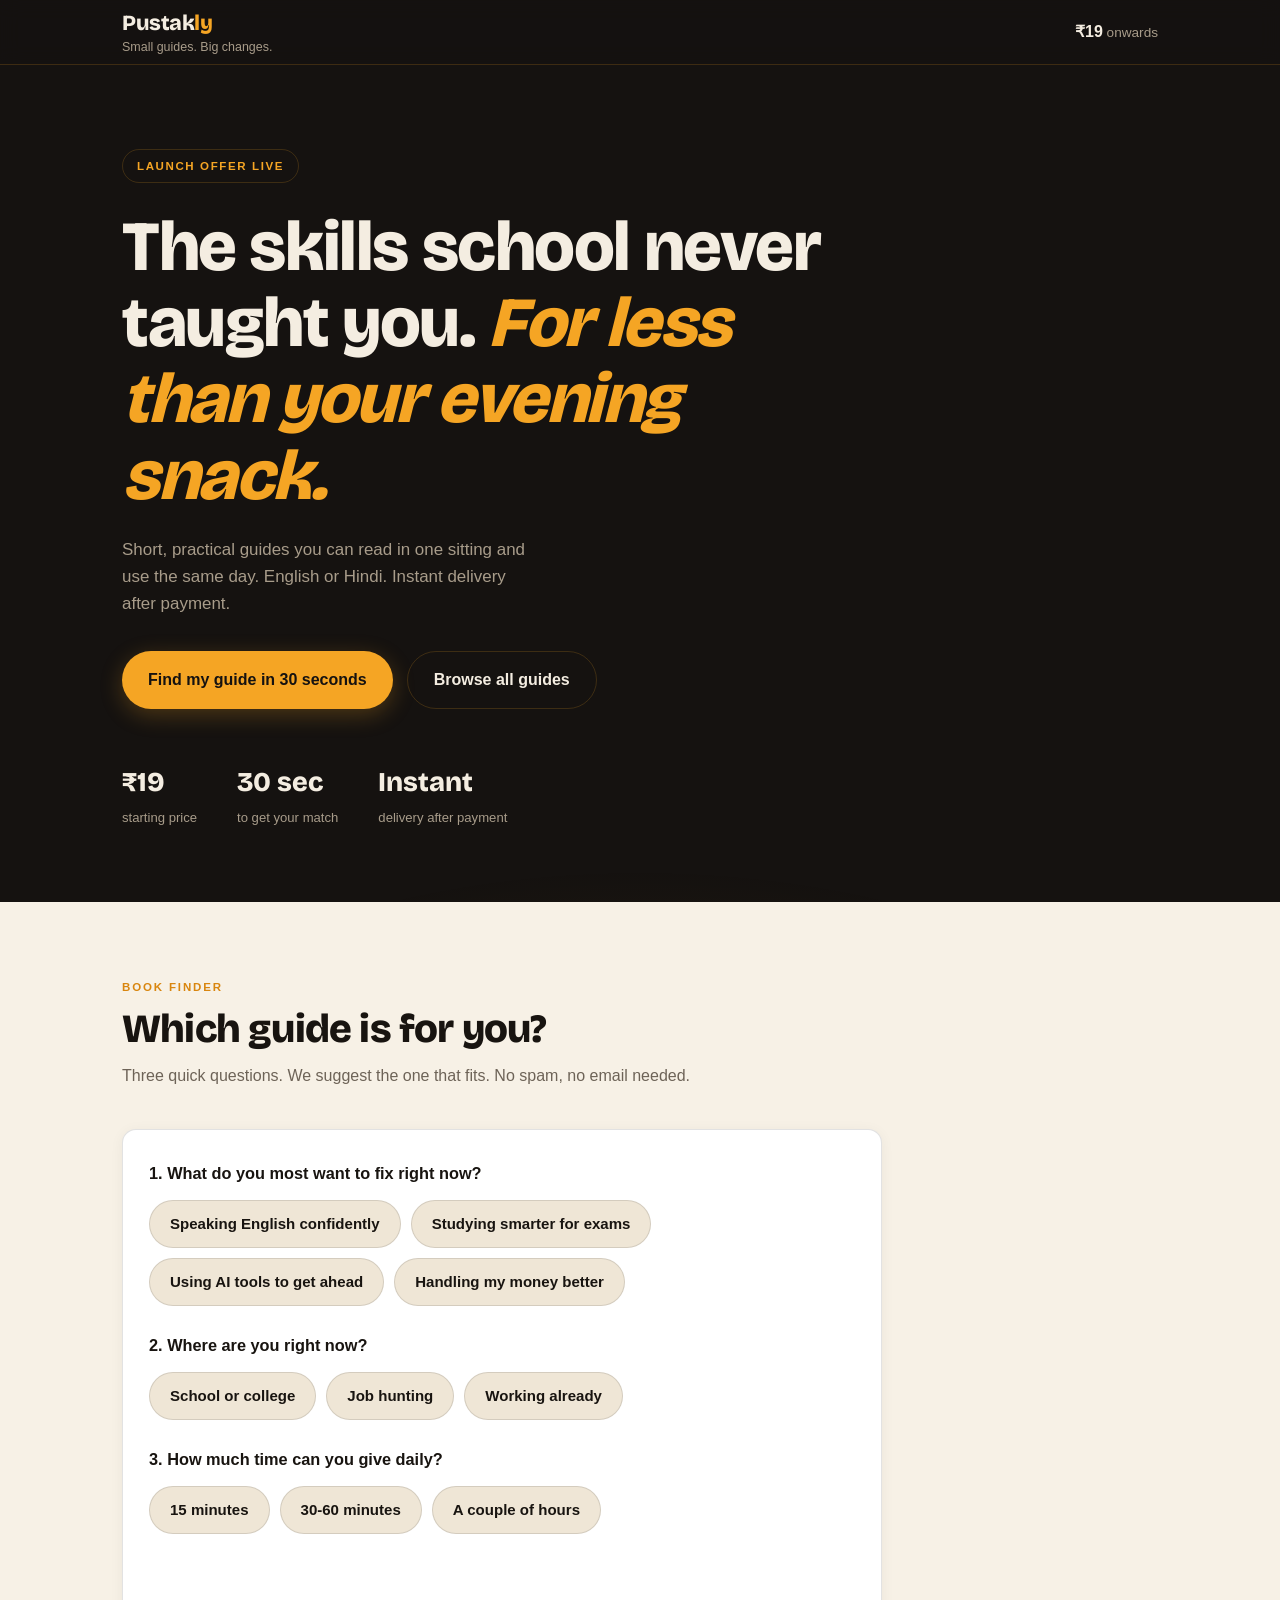
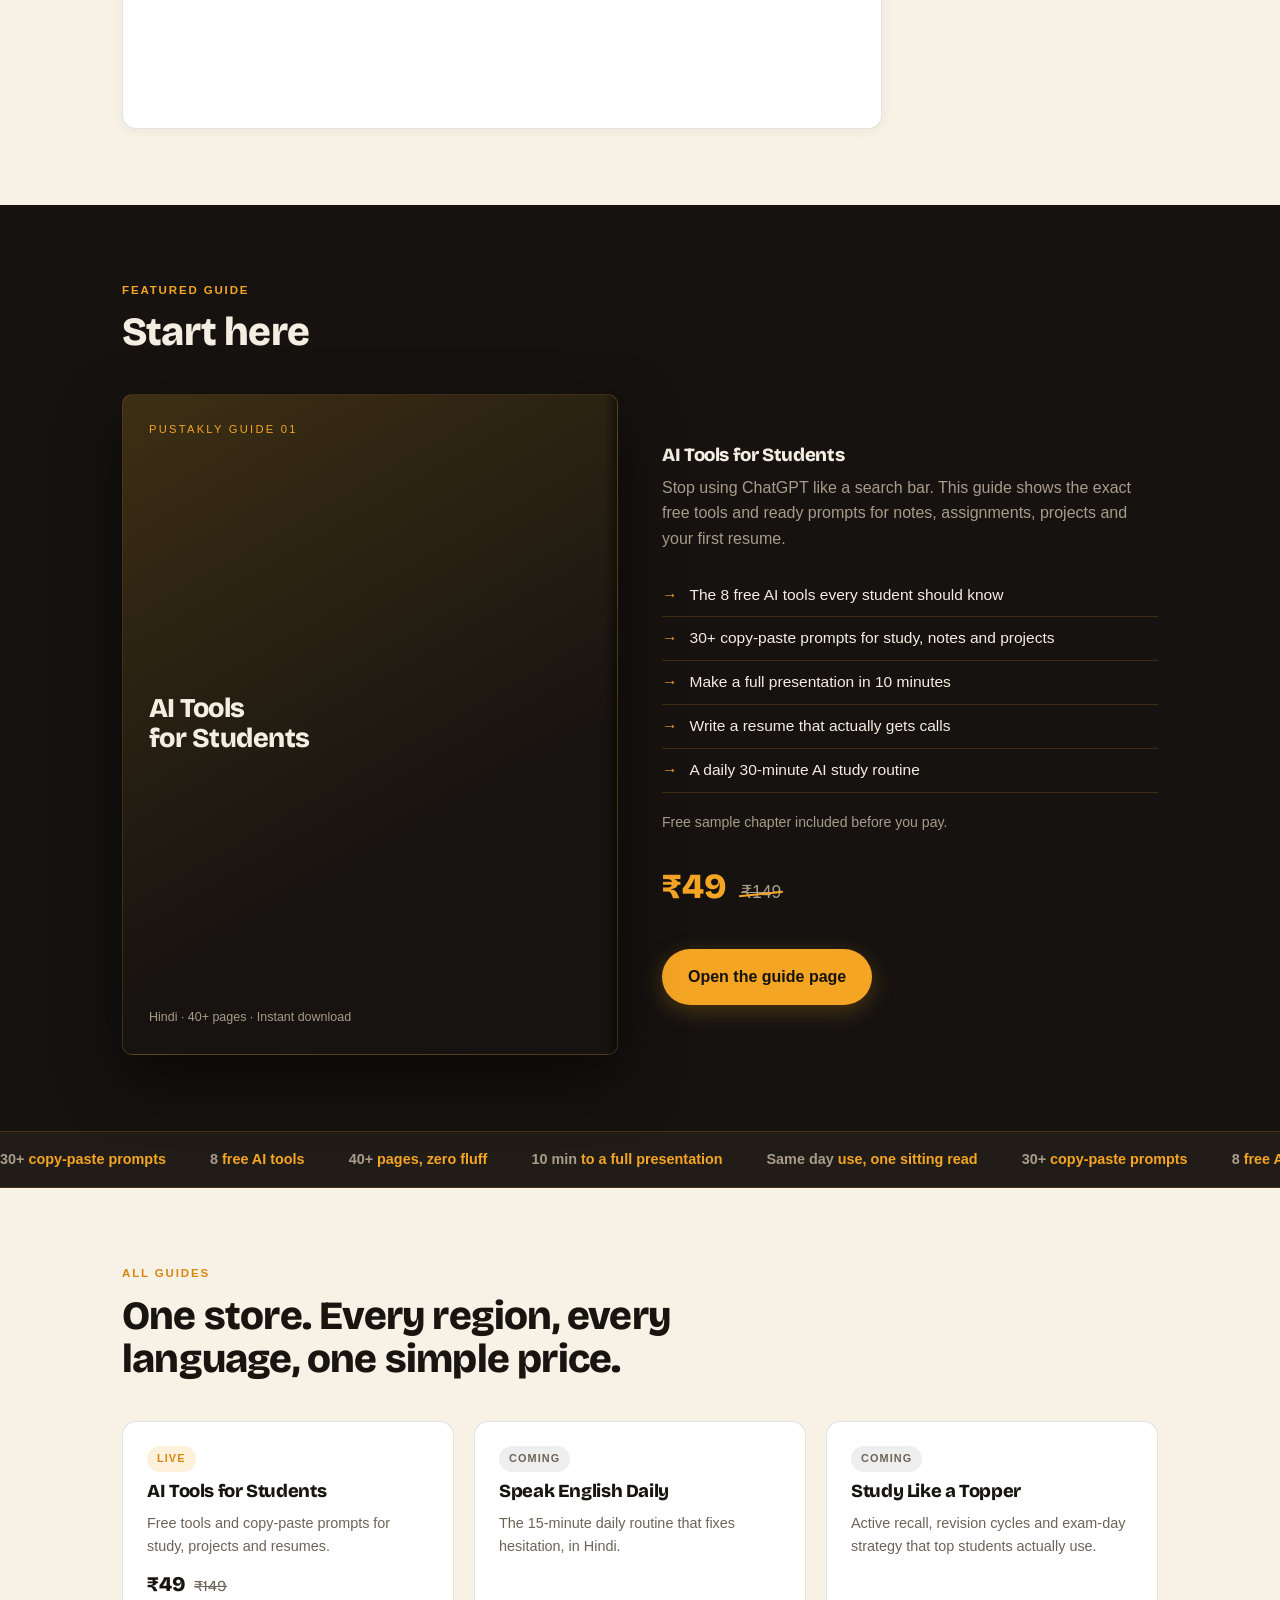
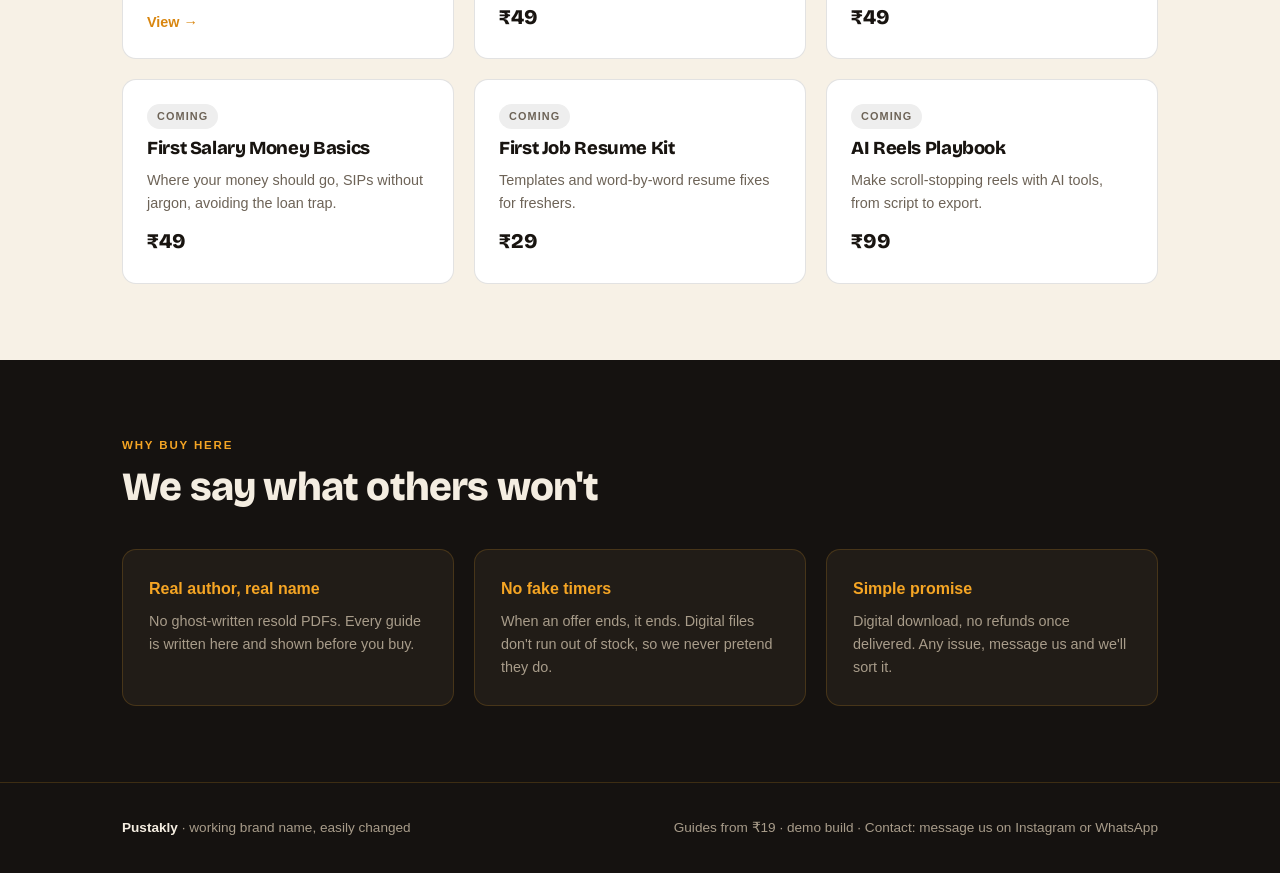
<file: index.html>
<!DOCTYPE html>
<html lang="en">
<head>
<meta charset="UTF-8">
<meta name="viewport" content="width=device-width, initial-scale=1.0">
<title>Pustakly — Small guides, big changes</title>
<meta name="description" content="Short, practical guides you can read in one sitting and use the same day. English or Hindi. Instant delivery. Guides from ₹19.">
<link rel="icon" href="assets/favicon.svg" type="image/svg+xml">
<link rel="preconnect" href="https://fonts.googleapis.com">
<link rel="preconnect" href="https://fonts.gstatic.com" crossorigin>
<link href="https://fonts.googleapis.com/css2?family=Bricolage+Grotesque:opsz,wght@12..96,400;12..96,700;12..96,800&display=swap" rel="stylesheet">
<link rel="stylesheet" href="css/style.css">
</head>
<body>

<header class="site-head">
  <div class="wrap">
    <div>
      <div class="logo">Pustak<em>ly</em></div>
      <div class="head-tag">Small guides. Big changes.</div>
    </div>
    <div class="head-right"><b>₹19</b> onwards</div>
  </div>
</header>

<main>

<section class="hero">
  <div class="wrap">
    <span class="chip">Launch offer live</span>
    <h1 class="kinetic">The skills school never taught you. *For less than your evening snack.*</h1>
    <p class="sub">Short, practical guides you can read in one sitting and use the same day. English or Hindi. Instant delivery after payment.</p>
    <div class="cta-row">
      <a class="btn btn-primary" href="#quiz">Find my guide in 30 seconds</a>
      <a class="btn btn-ghost" href="#books">Browse all guides</a>
    </div>
    <div class="stats">
      <div><b data-count="19" data-prefix="₹">₹19</b><span>starting price</span></div>
      <div><b>30 sec</b><span>to get your match</span></div>
      <div><b>Instant</b><span>delivery after payment</span></div>
    </div>
  </div>
</section>

<section class="sec cream" id="quiz">
  <div class="wrap">
    <div class="sec-head reveal">
      <span class="kick">Book finder</span>
      <h2>Which guide is for you?</h2>
      <p>Three quick questions. We suggest the one that fits. No spam, no email needed.</p>
    </div>
    <div class="quiz-card reveal">
      <p class="q">1. What do you most want to fix right now?</p>
      <div class="opts" data-q="q1">
        <button data-v="speaking">Speaking English confidently</button>
        <button data-v="studying">Studying smarter for exams</button>
        <button data-v="ai">Using AI tools to get ahead</button>
        <button data-v="money">Handling my money better</button>
      </div>
      <p class="q">2. Where are you right now?</p>
      <div class="opts" data-q="q2">
        <button data-v="School or college">School or college</button>
        <button data-v="Job hunting">Job hunting</button>
        <button data-v="Working already">Working already</button>
      </div>
      <p class="q">3. How much time can you give daily?</p>
      <div class="opts" data-q="q3">
        <button data-v="15 minutes">15 minutes</button>
        <button data-v="30-60 minutes">30-60 minutes</button>
        <button data-v="A couple of hours">A couple of hours</button>
      </div>
      <div class="match-card" role="status">
        <span class="m-label">Your match</span>
        <h3 class="m-name"></h3>
        <span class="m-status" style="font-size:.88rem;color:#f4ede1"></span>
        <p class="m-ctx"></p>
        <a class="btn btn-primary" href="#books">See the guide</a>
      </div>
    </div>
  </div>
</section>

<section class="sec">
  <div class="wrap">
    <div class="sec-head reveal">
      <span class="kick">Featured guide</span>
      <h2>Start here</h2>
    </div>
    <div class="feat">
      <div class="book-visual reveal">
        <span class="bv-tag">Pustakly guide 01</span>
        <h3>AI Tools<br>for Students</h3>
        <span class="bv-meta">Hindi · 40+ pages · Instant download</span>
      </div>
      <div class="feat-copy price-strike reveal">
        <h3>AI Tools for Students</h3>
        <p style="margin-top:10px;color:var(--muted-light)">Stop using ChatGPT like a search bar. This guide shows the exact free tools and ready prompts for notes, assignments, projects and your first resume.</p>
        <ul>
          <li>The 8 free AI tools every student should know</li>
          <li>30+ copy-paste prompts for study, notes and projects</li>
          <li>Make a full presentation in 10 minutes</li>
          <li>Write a resume that actually gets calls</li>
          <li>A daily 30-minute AI study routine</li>
        </ul>
        <p style="margin-top:18px;font-size:.88rem;color:var(--muted-light)">Free sample chapter included before you pay.</p>
        <div class="price-row">
          <span class="now">₹49</span>
          <span class="was strike"><s>₹149</s></span>
        </div>
        <div class="cta-row">
          <a class="btn btn-primary" href="guide-ai-tools.html">Open the guide page</a>
        </div>
      </div>
    </div>
  </div>
</section>

<div class="strip" aria-hidden="true">
  <div class="strip-track">
    <span>30+ <b>copy-paste prompts</b></span><span>8 <b>free AI tools</b></span><span>40+ <b>pages, zero fluff</b></span><span>10 min <b>to a full presentation</b></span><span>Same day <b>use, one sitting read</b></span>
    <span>30+ <b>copy-paste prompts</b></span><span>8 <b>free AI tools</b></span><span>40+ <b>pages, zero fluff</b></span><span>10 min <b>to a full presentation</b></span><span>Same day <b>use, one sitting read</b></span>
  </div>
</div>

<section class="sec cream" id="books">
  <div class="wrap">
    <div class="sec-head reveal">
      <span class="kick">All guides</span>
      <h2>One store. Every region, every language, one simple price.</h2>
    </div>
    <div class="grid stagger">
      <article class="g-card">
        <span class="badge live">Live</span>
        <h3>AI Tools for Students</h3>
        <p>Free tools and copy-paste prompts for study, projects and resumes.</p>
        <div class="price">₹49<s>₹149</s></div>
        <a class="view" href="guide-ai-tools.html">View →</a>
      </article>
      <article class="g-card">
        <span class="badge soon">Coming</span>
        <h3>Speak English Daily</h3>
        <p>The 15-minute daily routine that fixes hesitation, in Hindi.</p>
        <div class="price">₹49</div>
      </article>
      <article class="g-card">
        <span class="badge soon">Coming</span>
        <h3>Study Like a Topper</h3>
        <p>Active recall, revision cycles and exam-day strategy that top students actually use.</p>
        <div class="price">₹49</div>
      </article>
      <article class="g-card">
        <span class="badge soon">Coming</span>
        <h3>First Salary Money Basics</h3>
        <p>Where your money should go, SIPs without jargon, avoiding the loan trap.</p>
        <div class="price">₹49</div>
      </article>
      <article class="g-card">
        <span class="badge soon">Coming</span>
        <h3>First Job Resume Kit</h3>
        <p>Templates and word-by-word resume fixes for freshers.</p>
        <div class="price">₹29</div>
      </article>
      <article class="g-card">
        <span class="badge soon">Coming</span>
        <h3>AI Reels Playbook</h3>
        <p>Make scroll-stopping reels with AI tools, from script to export.</p>
        <div class="price">₹99</div>
      </article>
    </div>
  </div>
</section>

<section class="sec">
  <div class="wrap">
    <div class="sec-head reveal">
      <span class="kick">Why buy here</span>
      <h2>We say what others won't</h2>
    </div>
    <div class="trust-grid stagger">
      <div class="t-card"><b>Real author, real name</b><p>No ghost-written resold PDFs. Every guide is written here and shown before you buy.</p></div>
      <div class="t-card"><b>No fake timers</b><p>When an offer ends, it ends. Digital files don't run out of stock, so we never pretend they do.</p></div>
      <div class="t-card"><b>Simple promise</b><p>Digital download, no refunds once delivered. Any issue, message us and we'll sort it.</p></div>
    </div>
  </div>
</section>

</main>

<footer>
  <div class="wrap">
    <div><b style="color:var(--text-light)">Pustakly</b> · working brand name, easily changed</div>
    <div>Guides from ₹19 · demo build · Contact: message us on Instagram or WhatsApp</div>
  </div>
</footer>

<div class="buy-bar">
  <div class="bb-price">₹49<s>₹149</s></div>
  <a class="btn btn-primary" href="guide-ai-tools.html">Get the guide</a>
</div>

<script src="js/main.js"></script>
</body>
</html>
</file>
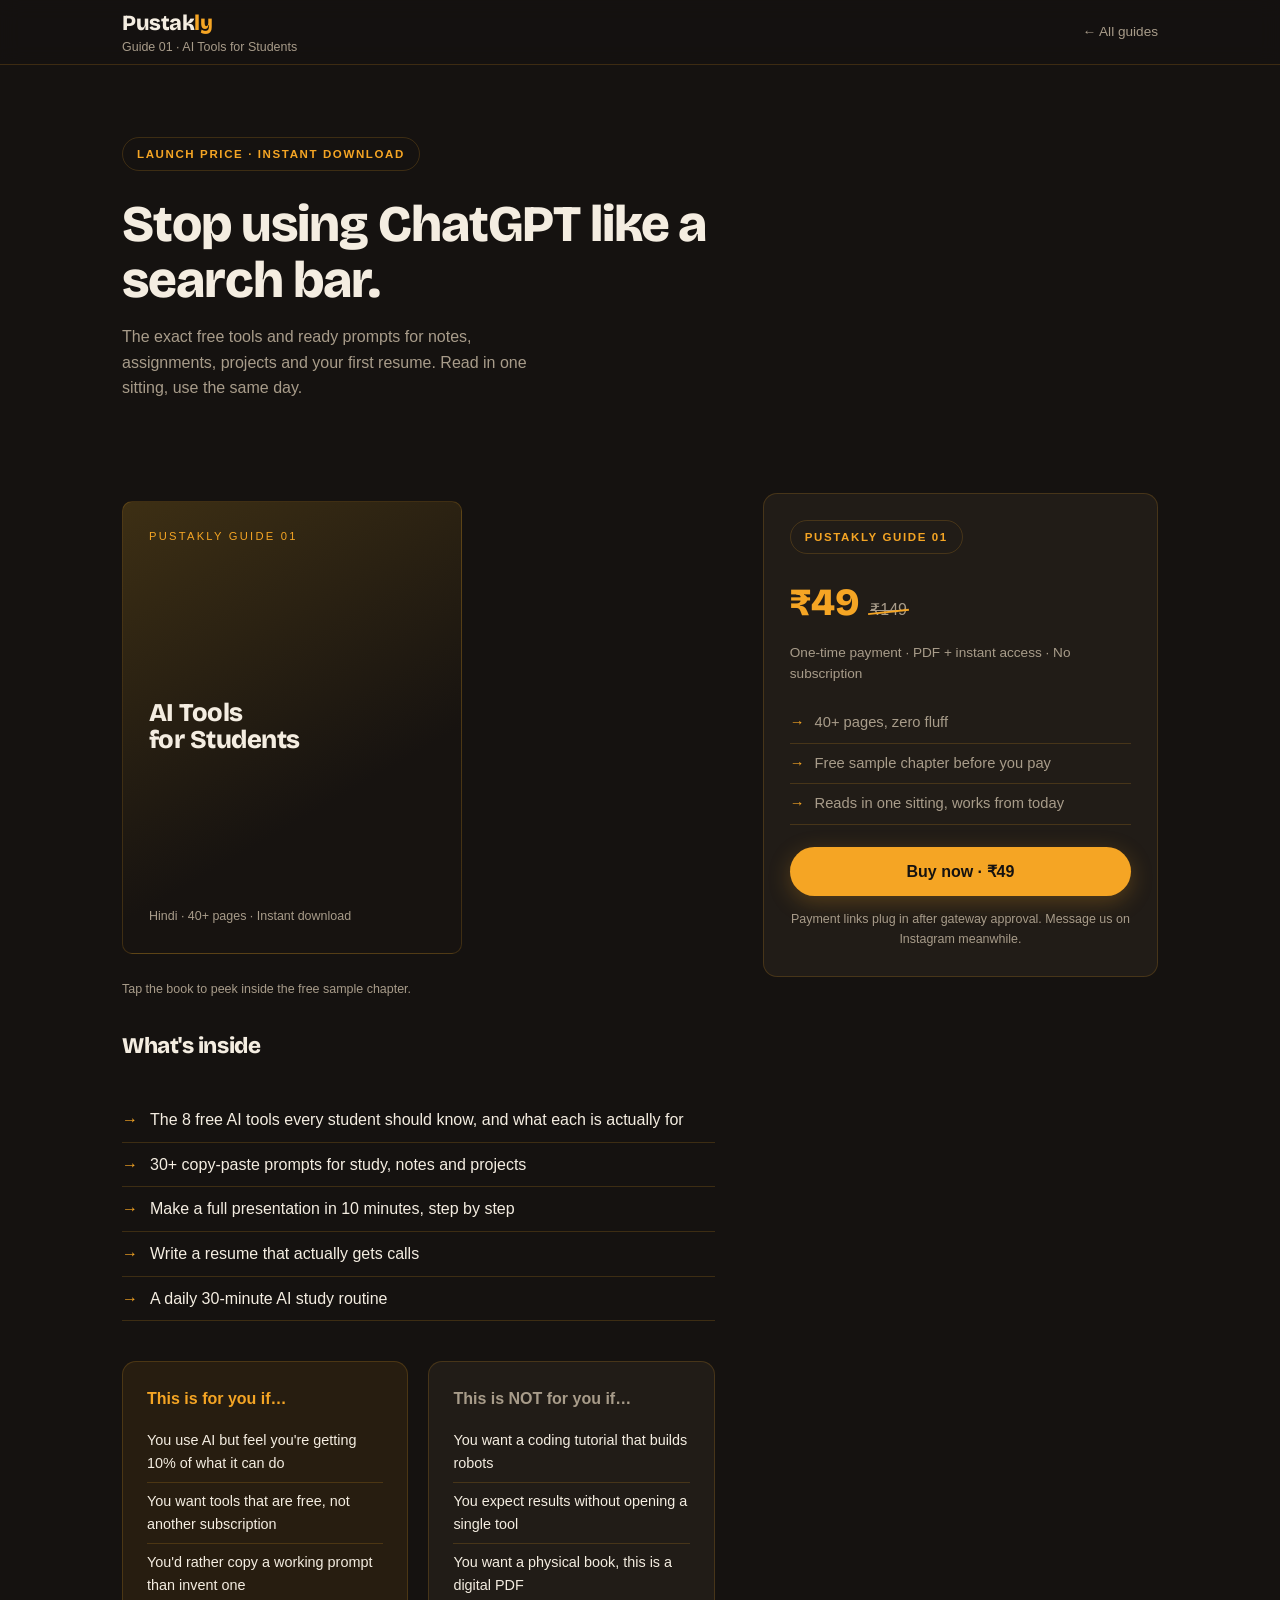
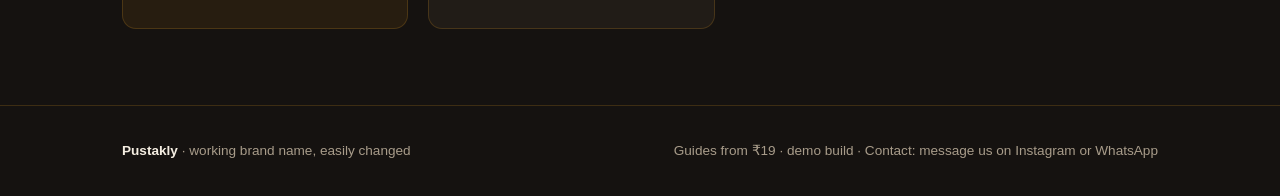
<file: guide-ai-tools.html>
<!DOCTYPE html>
<html lang="en">
<head>
<meta charset="UTF-8">
<meta name="viewport" content="width=device-width, initial-scale=1.0">
<title>AI Tools for Students — Pustakly guide 01</title>
<meta name="description" content="Stop using ChatGPT like a search bar. The exact free tools and ready prompts for notes, assignments, projects and your first resume. ₹49 launch price, instant download.">
<link rel="icon" href="assets/favicon.svg" type="image/svg+xml">
<link rel="preconnect" href="https://fonts.googleapis.com">
<link rel="preconnect" href="https://fonts.gstatic.com" crossorigin>
<link href="https://fonts.googleapis.com/css2?family=Bricolage+Grotesque:opsz,wght@12..96,400;12..96,700;12..96,800&display=swap" rel="stylesheet">
<link rel="stylesheet" href="css/style.css">
<style>
.p-head{padding:72px 0 8px}
.p-head h1{font-size:clamp(2rem,6vw,3.2rem);max-width:20ch}
.p-head .sub{margin-top:16px;color:var(--muted-light);max-width:46ch}
.p-grid{display:grid;grid-template-columns:1.2fr .8fr;gap:48px;margin-top:44px;align-items:start}
.p-panel{border:1px solid var(--line-dark);border-radius:var(--radius);padding:26px;background:var(--ink-2);position:sticky;top:88px}
.p-panel .price-now{font-family:var(--font-display);font-size:2.4rem;font-weight:800;color:var(--amber)}
.p-panel .price-was{color:var(--muted-light);position:relative;display:inline-block;margin-left:6px}
.p-panel ul{list-style:none;margin:18px 0 22px}
.p-panel li{padding:8px 0;border-bottom:1px solid var(--line-dark);font-size:.92rem;color:var(--muted-light);display:flex;gap:10px}
.p-panel li::before{content:"→";color:var(--amber);font-weight:700}
.flip-wrap{perspective:1200px;margin:8px 0 26px;max-width:340px;cursor:pointer}
.flip-inner{position:relative;aspect-ratio:3/4;transform-style:preserve-3d;transition:transform .7s var(--ease)}
.flip-wrap.flipped .flip-inner{transform:rotateY(180deg)}
.flip-face{position:absolute;inset:0;backface-visibility:hidden;border-radius:10px;border:1px solid var(--line-dark);padding:26px;display:flex;flex-direction:column;justify-content:space-between;background:linear-gradient(150deg,#3d2f14,#171310 65%)}
.flip-face.back{transform:rotateY(180deg);background:var(--paper);color:var(--text-dark)}
.flip-face .fv-tag{font-size:.7rem;letter-spacing:.2em;text-transform:uppercase;color:var(--amber)}
.flip-face h3{font-size:1.6rem}
.flip-face p{font-size:.86rem;color:var(--muted-dark)}
.flip-face.back .fv-tag{color:var(--amber-deep)}
.flip-hint{font-size:.78rem;color:var(--muted-light);margin-top:10px}
.fit-grid{display:grid;grid-template-columns:1fr 1fr;gap:20px;margin-top:10px}
.fit{border-radius:var(--radius);padding:24px;border:1px solid var(--line-dark)}
.fit.yes{background:rgba(245,165,36,.08)}
.fit.no{background:var(--ink-2)}
.fit b{display:block;margin-bottom:10px;font-size:1rem}
.fit.yes b{color:var(--amber)}
.fit.no b{color:var(--muted-light)}
.fit ul{list-style:none}
.fit li{padding:7px 0;font-size:.9rem;border-bottom:1px solid var(--line-dark)}
.fit li:last-child{border:none}
@media(max-width:900px){.p-grid{grid-template-columns:1fr}.p-panel{position:static}}
</style>
</head>
<body>

<header class="site-head">
  <div class="wrap">
    <div>
      <a class="logo" href="index.html">Pustak<em>ly</em></a>
      <div class="head-tag">Guide 01 · AI Tools for Students</div>
    </div>
    <div class="head-right"><a href="index.html#books">← All guides</a></div>
  </div>
</header>

<main>
<section class="p-head">
  <div class="wrap">
    <span class="chip">Launch price · instant download</span>
    <h1 class="kinetic">Stop using ChatGPT like a search bar.</h1>
    <p class="sub">The exact free tools and ready prompts for notes, assignments, projects and your first resume. Read in one sitting, use the same day.</p>
  </div>
</section>

<section class="sec" style="padding-top:40px">
  <div class="wrap">
    <div class="p-grid">
      <div class="reveal">
        <div class="flip-wrap" id="flip" tabindex="0" role="button" aria-label="Flip to preview the sample chapter">
          <div class="flip-inner">
            <div class="flip-face front">
              <span class="fv-tag">Pustakly guide 01</span>
              <h3>AI Tools<br>for Students</h3>
              <span style="font-size:.78rem;color:var(--muted-light)">Hindi · 40+ pages · Instant download</span>
            </div>
            <div class="flip-face back">
              <span class="fv-tag">Free sample chapter</span>
              <div>
                <h3 style="font-size:1.2rem;margin-bottom:10px">Chapter 2: The 8 free tools</h3>
                <p>Why the paid AI subscriptions students are sold mostly duplicate free tools, and the exact 8 to set up tonight, with what each one is actually for.</p>
              </div>
              <span style="font-size:.72rem;color:var(--muted-dark)">Tap to flip back</span>
            </div>
          </div>
        </div>
        <p class="flip-hint">Tap the book to peek inside the free sample chapter.</p>

        <div class="sec-head" style="margin-top:34px">
          <h3 style="font-size:1.4rem">What's inside</h3>
        </div>
        <ul style="list-style:none;margin-top:16px">
          <li style="padding:9px 0;border-bottom:1px solid var(--line-dark);display:flex;gap:12px"><span style="color:var(--amber);font-weight:700">→</span>The 8 free AI tools every student should know, and what each is actually for</li>
          <li style="padding:9px 0;border-bottom:1px solid var(--line-dark);display:flex;gap:12px"><span style="color:var(--amber);font-weight:700">→</span>30+ copy-paste prompts for study, notes and projects</li>
          <li style="padding:9px 0;border-bottom:1px solid var(--line-dark);display:flex;gap:12px"><span style="color:var(--amber);font-weight:700">→</span>Make a full presentation in 10 minutes, step by step</li>
          <li style="padding:9px 0;border-bottom:1px solid var(--line-dark);display:flex;gap:12px"><span style="color:var(--amber);font-weight:700">→</span>Write a resume that actually gets calls</li>
          <li style="padding:9px 0;border-bottom:1px solid var(--line-dark);display:flex;gap:12px"><span style="color:var(--amber);font-weight:700">→</span>A daily 30-minute AI study routine</li>
        </ul>

        <div class="fit-grid" style="margin-top:40px">
          <div class="fit yes">
            <b>This is for you if…</b>
            <ul>
              <li>You use AI but feel you're getting 10% of what it can do</li>
              <li>You want tools that are free, not another subscription</li>
              <li>You'd rather copy a working prompt than invent one</li>
            </ul>
          </div>
          <div class="fit no">
            <b>This is NOT for you if…</b>
            <ul>
              <li>You want a coding tutorial that builds robots</li>
              <li>You expect results without opening a single tool</li>
              <li>You want a physical book, this is a digital PDF</li>
            </ul>
          </div>
        </div>
      </div>

      <aside class="p-panel price-strike">
        <span class="chip" style="margin-bottom:18px">Pustakly guide 01</span>
        <div>
          <span class="price-now">₹49</span>
          <span class="price-was strike"><s>₹149</s></span>
        </div>
        <p style="font-size:.85rem;color:var(--muted-light);margin-top:8px">One-time payment · PDF + instant access · No subscription</p>
        <ul>
          <li>40+ pages, zero fluff</li>
          <li>Free sample chapter before you pay</li>
          <li>Reads in one sitting, works from today</li>
        </ul>
        <button class="btn btn-primary" style="width:100%;justify-content:center" data-buy>Buy now · ₹49</button>
        <p style="font-size:.78rem;color:var(--muted-light);margin-top:14px;text-align:center">Payment links plug in after gateway approval. Message us on Instagram meanwhile.</p>
      </aside>
    </div>
  </div>
</section>
</main>

<footer>
  <div class="wrap">
    <div><b style="color:var(--text-light)">Pustakly</b> · working brand name, easily changed</div>
    <div>Guides from ₹19 · demo build · Contact: message us on Instagram or WhatsApp</div>
  </div>
</footer>

<div class="buy-bar">
  <div class="bb-price">₹49<s>₹149</s></div>
  <button class="btn btn-primary" data-buy>Get the guide</button>
</div>

<script src="js/main.js"></script>
<script>
(function () {
  var flip = document.getElementById('flip');
  if (flip) {
    flip.addEventListener('click', function () { flip.classList.toggle('flipped'); });
    flip.addEventListener('keydown', function (e) {
      if (e.key === 'Enter' || e.key === ' ') { e.preventDefault(); flip.classList.toggle('flipped'); }
    });
  }
  document.querySelectorAll('[data-buy]').forEach(function (b) {
    b.addEventListener('click', function () {
      var old = b.textContent;
      b.textContent = 'Gateway coming soon ✓';
      setTimeout(function () { b.textContent = old; }, 1600);
    });
  });
})();
</script>
</body>
</html>
</file>
<file: css/style.css>
/* Pustakly production stylesheet
   Design system: warm near-black + cream paper + one amber accent.
   Display face: Bricolage Grotesque. Body: system stack (fast, no slop). */

:root{
  --ink:#151210;
  --ink-2:#211c17;
  --paper:#f7f1e6;
  --paper-2:#efe6d6;
  --amber:#f5a524;
  --amber-deep:#d9860f;
  --text-dark:#181410;
  --text-light:#f4ede1;
  --muted-dark:#6d6357;
  --muted-light:#a89c8a;
  --line-dark:rgba(245,165,36,.18);
  --line-light:rgba(21,18,16,.12);
  --radius:14px;
  --maxw:1080px;
  --font-display:'Bricolage Grotesque',Georgia,serif;
  --ease:cubic-bezier(.22,.61,.36,1);
}

*{margin:0;padding:0;box-sizing:border-box}
html{scroll-behavior:smooth}
@media (prefers-reduced-motion:reduce){
  html{scroll-behavior:auto}
  *,*::before,*::after{animation-duration:.01ms!important;animation-iteration-count:1!important;transition-duration:.01ms!important}
}

body{
  font-family:-apple-system,BlinkMacSystemFont,'Segoe UI',Roboto,'Noto Sans',sans-serif;
  background:var(--ink);
  color:var(--text-light);
  line-height:1.6;
  -webkit-font-smoothing:antialiased;
}

h1,h2,h3,.display{
  font-family:var(--font-display);
  font-weight:800;
  letter-spacing:-.02em;
  line-height:1.08;
}

a{color:inherit;text-decoration:none}
img{max-width:100%;display:block}

.wrap{max-width:var(--maxw);margin:0 auto;padding:0 22px}

/* ---------- header ---------- */
.site-head{
  position:sticky;top:0;z-index:50;
  background:rgba(21,18,16,.88);
  backdrop-filter:blur(10px);
  border-bottom:1px solid var(--line-dark);
}
.site-head .wrap{display:flex;align-items:center;justify-content:space-between;height:64px}
.logo{font-family:var(--font-display);font-weight:800;font-size:1.35rem;letter-spacing:-.02em}
.logo em{font-style:normal;color:var(--amber)}
.head-tag{font-size:.78rem;color:var(--muted-light);margin-top:-2px}
.head-right{font-size:.85rem;color:var(--muted-light)}
.head-right b{color:var(--text-light);font-size:1rem}

/* ---------- hero ---------- */
.hero{padding:84px 0 72px;position:relative;overflow:hidden}
.hero::after{
  content:"";position:absolute;inset:auto -10% -40% -10%;height:70%;
  background:radial-gradient(60% 90% at 50% 100%,rgba(245,165,36,.13),transparent 70%);
  pointer-events:none;
}
.chip{
  display:inline-block;font-size:.72rem;font-weight:700;letter-spacing:.14em;
  text-transform:uppercase;color:var(--amber);
  border:1px solid var(--line-dark);border-radius:999px;padding:7px 14px;margin-bottom:26px;
}
.hero h1{font-size:clamp(2.5rem,7.2vw,4.4rem);max-width:16ch}
.hero h1 .accent{color:var(--amber);font-style:italic;font-weight:800}
.hero .sub{margin-top:22px;font-size:1.06rem;color:var(--muted-light);max-width:44ch}

.kinetic .w{display:inline-block;opacity:0;transform:translateY(.7em);animation:w-rise .5s var(--ease) forwards}
@keyframes w-rise{to{opacity:1;transform:none}}

.cta-row{display:flex;gap:14px;flex-wrap:wrap;margin-top:34px}
.btn{
  display:inline-flex;align-items:center;gap:8px;
  font-weight:700;font-size:1rem;border-radius:999px;
  padding:15px 26px;cursor:pointer;border:none;
  transition:transform .12s var(--ease),box-shadow .12s var(--ease),background .15s;
}
.btn:active{transform:scale(.97)}
.btn-primary{background:var(--amber);color:var(--ink);box-shadow:0 6px 22px rgba(245,165,36,.25)}
.btn-primary:hover{background:#ffb742;transform:translateY(-1px);box-shadow:0 8px 26px rgba(245,165,36,.35)}
.btn-ghost{background:transparent;color:var(--text-light);border:1px solid var(--line-dark)}
.btn-ghost:hover{border-color:var(--amber);color:var(--amber)}

.stats{display:flex;gap:40px;flex-wrap:wrap;margin-top:52px}
.stats b{font-family:var(--font-display);font-size:1.7rem;font-weight:800;display:block}
.stats span{font-size:.82rem;color:var(--muted-light)}

/* ---------- sections ---------- */
.sec{padding:76px 0}
.sec-head{margin-bottom:40px;max-width:640px}
.sec-head .kick{font-size:.72rem;font-weight:700;letter-spacing:.16em;text-transform:uppercase;color:var(--amber);display:block;margin-bottom:12px}
.sec-head h2{font-size:clamp(1.7rem,4.5vw,2.5rem)}
.sec-head p{margin-top:12px;color:var(--muted-light);font-size:1rem}
.cream{background:var(--paper);color:var(--text-dark)}
.cream .sec-head p{color:var(--muted-dark)}
.cream .chip,.cream .kick{color:var(--amber-deep)}
.cream .btn-ghost{border-color:var(--line-light);color:var(--text-dark)}
.cream .btn-ghost:hover{border-color:var(--amber-deep);color:var(--amber-deep)}

/* ---------- quiz ---------- */
.quiz-card{
  background:#fff;border-radius:var(--radius);padding:30px 26px;
  border:1px solid var(--line-light);box-shadow:0 2px 14px rgba(21,18,16,.05);
  max-width:760px;
}
.quiz-card .q{font-weight:700;margin-bottom:14px;font-size:1.02rem}
.opts{display:flex;gap:10px;flex-wrap:wrap;margin-bottom:26px}
.opts button{
  font:inherit;font-size:.94rem;font-weight:600;
  background:var(--paper-2);color:var(--text-dark);
  border:1px solid var(--line-light);border-radius:999px;padding:11px 20px;cursor:pointer;
  transition:transform .12s var(--ease),background .15s,border-color .15s;
}
.opts button:active{transform:scale(.96)}
.opts button:hover{border-color:var(--amber-deep)}
.opts button.sel{background:var(--amber);border-color:var(--amber);color:var(--ink);box-shadow:0 4px 14px rgba(245,165,36,.35)}

.match-card{
  margin-top:6px;border-radius:var(--radius);padding:22px 24px;
  background:var(--ink);color:var(--text-light);
  opacity:0;transform:translateY(14px) scale(.98);
  transition:opacity .4s var(--ease),transform .5s cubic-bezier(.34,1.4,.4,1);
}
.match-card.show{opacity:1;transform:none}
.match-card .m-label{font-size:.75rem;letter-spacing:.14em;text-transform:uppercase;color:var(--amber);font-weight:700}
.match-card h3{font-size:1.4rem;margin:6px 0 4px;color:var(--amber)}
.match-card p{font-size:.92rem;color:var(--muted-light)}
.match-card .btn{margin-top:16px;padding:11px 22px;font-size:.92rem}

/* ---------- featured ---------- */
.feat{display:grid;grid-template-columns:1fr 1fr;gap:44px;align-items:center}
.book-visual{
  aspect-ratio:3/4;border-radius:10px;position:relative;overflow:hidden;
  background:linear-gradient(150deg,#3d2f14,#171310 65%);
  border:1px solid var(--line-dark);
  box-shadow:0 24px 60px rgba(0,0,0,.5);
  display:flex;flex-direction:column;justify-content:space-between;padding:26px;
  transform:rotate(-2deg);
  transition:transform .3s var(--ease);
}
.book-visual:hover{transform:rotate(0) translateY(-4px)}
.book-visual .bv-tag{font-size:.7rem;letter-spacing:.2em;text-transform:uppercase;color:var(--amber)}
.book-visual h3{font-size:1.7rem;color:var(--text-light)}
.book-visual .bv-meta{font-size:.78rem;color:var(--muted-light)}
.book-visual::after{
  content:"";position:absolute;top:0;bottom:0;right:0;width:12px;
  background:linear-gradient(90deg,transparent,rgba(0,0,0,.45));
}
.feat-copy ul{list-style:none;margin-top:22px}
.feat-copy li{padding:9px 0;border-bottom:1px solid var(--line-dark);font-size:.97rem;display:flex;gap:12px}
.feat-copy li::before{content:"→";color:var(--amber);font-weight:700}
.price-row{display:flex;align-items:baseline;gap:14px;margin-top:26px}
.price-row .now{font-family:var(--font-display);font-size:2.2rem;font-weight:800;color:var(--amber)}
.price-row .was{font-size:1.1rem;color:var(--muted-light);position:relative}
.strike::after{
  content:"";position:absolute;left:-2px;right:100%;top:54%;height:2px;background:var(--amber);
  transform:rotate(-6deg);transition:right .45s var(--ease) .3s;
}
.revealed .strike::after,.strike.revealed::after{right:-2px}

/* ---------- marquee ---------- */
.strip{border-top:1px solid var(--line-dark);border-bottom:1px solid var(--line-dark);padding:16px 0;overflow:hidden;background:var(--ink-2)}
.strip-track{display:flex;gap:44px;width:max-content;animation:slide 26s linear infinite;white-space:nowrap}
.strip:hover .strip-track{animation-play-state:paused}
.strip-track span{font-size:.9rem;font-weight:600;color:var(--muted-light)}
.strip-track span b{color:var(--amber)}
@keyframes slide{to{transform:translateX(-50%)}}

/* ---------- guide cards ---------- */
.grid{display:grid;grid-template-columns:repeat(3,1fr);gap:20px}
.g-card{
  background:#fff;border:1px solid var(--line-light);border-radius:var(--radius);
  padding:24px;display:flex;flex-direction:column;gap:10px;
  transition:transform .2s var(--ease),box-shadow .2s var(--ease);
}
.g-card:hover{transform:translateY(-4px);box-shadow:0 14px 34px rgba(21,18,16,.1)}
.g-card .badge{align-self:flex-start;font-size:.68rem;font-weight:700;letter-spacing:.1em;text-transform:uppercase;padding:4px 10px;border-radius:999px}
.badge.live{background:rgba(245,165,36,.16);color:var(--amber-deep)}
.badge.soon{background:rgba(21,18,16,.07);color:var(--muted-dark)}
.g-card h3{font-size:1.15rem}
.g-card p{font-size:.9rem;color:var(--muted-dark);flex:1}
.g-card .price{font-family:var(--font-display);font-weight:800;font-size:1.3rem}
.g-card .price s{color:var(--muted-dark);font-weight:400;font-size:.95rem;margin-left:8px}
.g-card a.view{font-weight:700;color:var(--amber-deep);font-size:.9rem}

/* ---------- trust ---------- */
.trust-grid{display:grid;grid-template-columns:repeat(3,1fr);gap:20px}
.t-card{border:1px solid var(--line-dark);border-radius:var(--radius);padding:26px;background:var(--ink-2)}
.t-card b{color:var(--amber);font-size:1rem;display:block;margin-bottom:8px}
.t-card p{font-size:.9rem;color:var(--muted-light)}

/* ---------- footer ---------- */
footer{border-top:1px solid var(--line-dark);padding:34px 0;font-size:.85rem;color:var(--muted-light)}
footer .wrap{display:flex;justify-content:space-between;flex-wrap:wrap;gap:12px}

/* ---------- sticky buy bar ---------- */
.buy-bar{
  position:fixed;left:0;right:0;bottom:0;z-index:60;
  background:rgba(21,18,16,.96);backdrop-filter:blur(10px);
  border-top:1px solid var(--line-dark);
  padding:12px 18px;display:none;align-items:center;justify-content:space-between;gap:14px;
  transform:translateY(100%);transition:transform .35s var(--ease);
}
.buy-bar.show{transform:none}
.buy-bar .bb-price{font-family:var(--font-display);font-weight:800;font-size:1.2rem}
.buy-bar .bb-price s{color:var(--muted-light);font-weight:400;font-size:.85rem;margin-left:6px}
.buy-bar .btn{padding:12px 22px;font-size:.92rem}
@media(max-width:768px){.buy-bar{display:flex}}

/* ---------- scroll reveal ---------- */
.reveal{opacity:0;transform:translateY(14px);transition:opacity .6s var(--ease),transform .6s var(--ease)}
.reveal.revealed{opacity:1;transform:none}
.stagger>*{opacity:0;transform:translateY(14px);transition:opacity .5s var(--ease),transform .5s var(--ease)}
.stagger.revealed>*{opacity:1;transform:none}
.stagger.revealed>*:nth-child(2){transition-delay:.08s}
.stagger.revealed>*:nth-child(3){transition-delay:.16s}
.stagger.revealed>*:nth-child(4){transition-delay:.24s}
.stagger.revealed>*:nth-child(5){transition-delay:.32s}
.stagger.revealed>*:nth-child(6){transition-delay:.4s}

@media(max-width:900px){
  .grid,.trust-grid{grid-template-columns:1fr 1fr}
  .feat{grid-template-columns:1fr;gap:30px}
  .book-visual{max-width:340px}
}
@media(max-width:600px){
  .grid,.trust-grid{grid-template-columns:1fr}
  .hero{padding:64px 0 56px}
  .stats{gap:24px}
  body{padding-bottom:64px}
}
</file>
